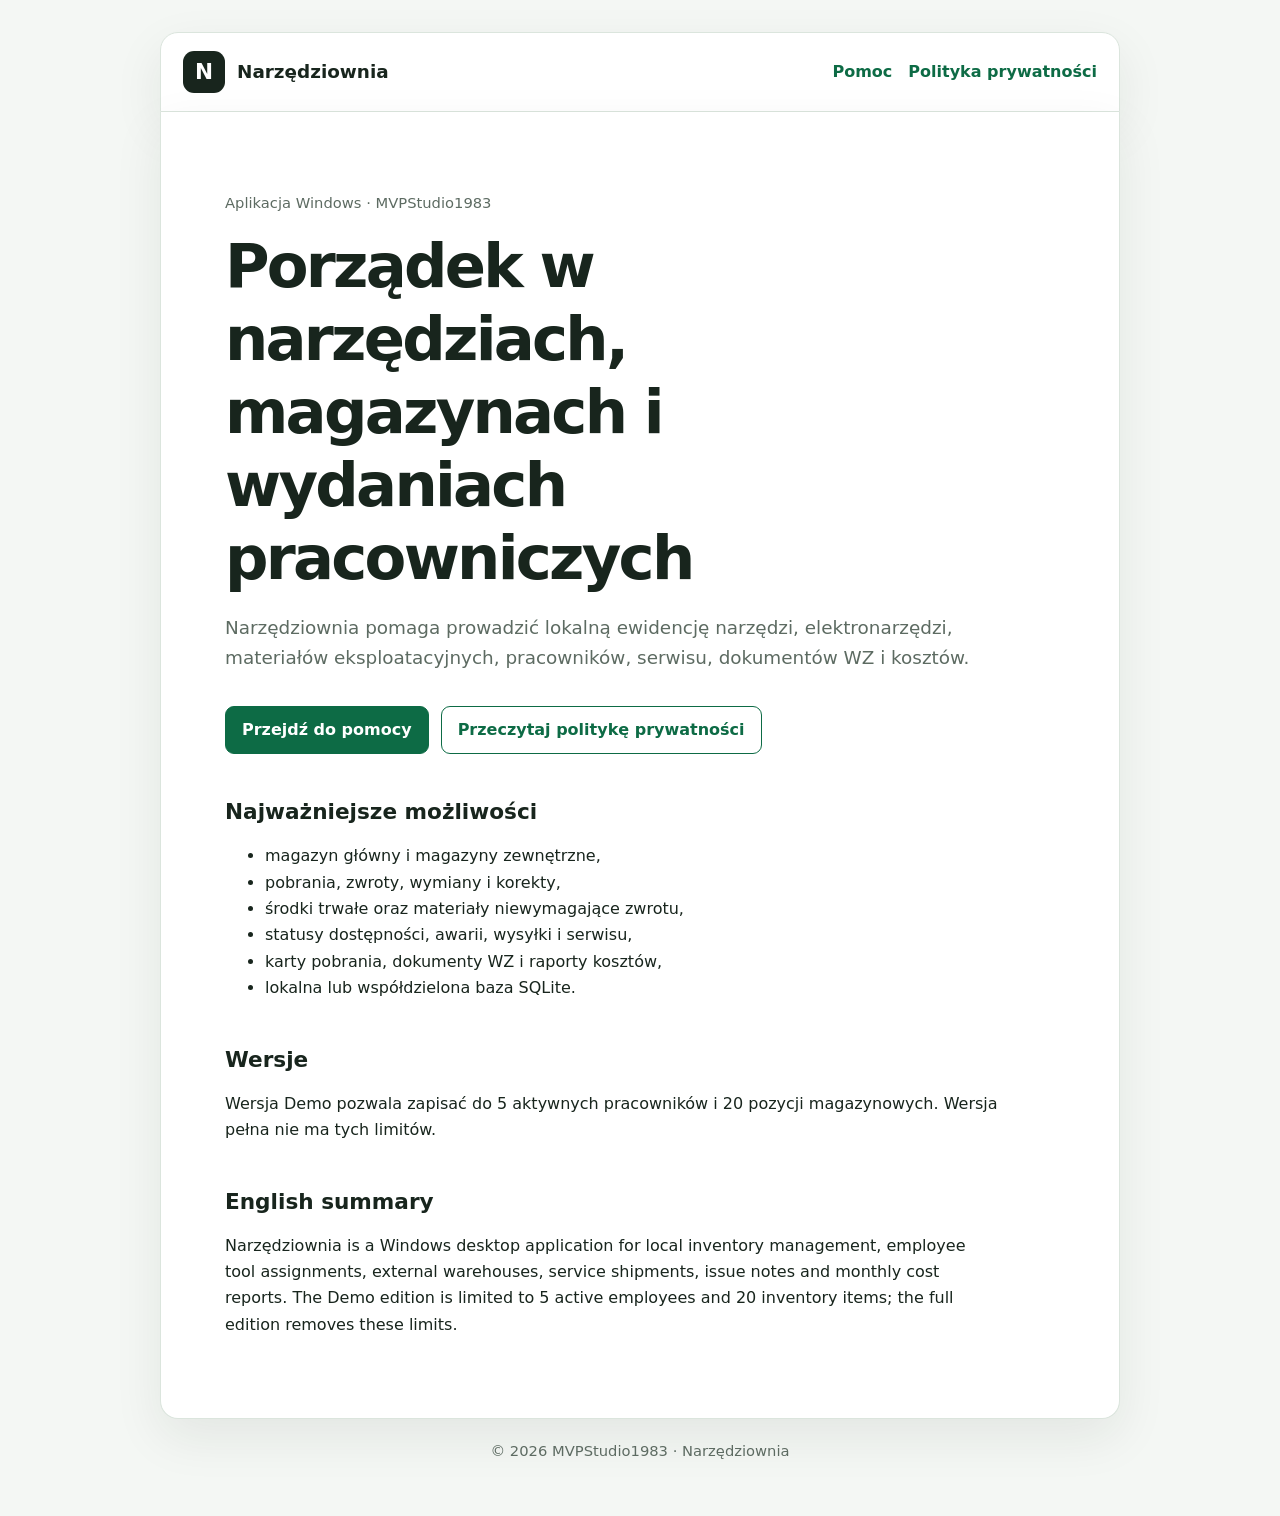
<file: index.html>
<!doctype html>
<html lang="pl">
  <head>
    <meta charset="utf-8">
    <meta name="viewport" content="width=device-width, initial-scale=1">
    <meta name="description" content="Narzędziownia — lokalna aplikacja Windows do ewidencji narzędzi, magazynów, pracowników, serwisu i kosztów.">
    <title>Narzędziownia — ewidencja narzędzi i magazynu</title>
    <link rel="stylesheet" href="styles.css">
  </head>
  <body>
    <div class="shell">
      <header class="topbar">
        <a class="brand" href="index.html" aria-label="Narzędziownia — strona główna">
          <span class="brand-mark" aria-hidden="true">N</span>
          <span>Narzędziownia</span>
        </a>
        <nav aria-label="Główna nawigacja">
          <a href="support.html">Pomoc</a>
          <a href="privacy.html">Polityka prywatności</a>
        </nav>
      </header>

      <main class="card">
        <p class="meta">Aplikacja Windows · MVPStudio1983</p>
        <h1>Porządek w narzędziach, magazynach i wydaniach pracowniczych</h1>
        <p class="lead">
          Narzędziownia pomaga prowadzić lokalną ewidencję narzędzi, elektronarzędzi,
          materiałów eksploatacyjnych, pracowników, serwisu, dokumentów WZ i kosztów.
        </p>

        <div class="actions">
          <a class="button" href="support.html">Przejdź do pomocy</a>
          <a class="button secondary" href="privacy.html">Przeczytaj politykę prywatności</a>
        </div>

        <h2>Najważniejsze możliwości</h2>
        <ul>
          <li>magazyn główny i magazyny zewnętrzne,</li>
          <li>pobrania, zwroty, wymiany i korekty,</li>
          <li>środki trwałe oraz materiały niewymagające zwrotu,</li>
          <li>statusy dostępności, awarii, wysyłki i serwisu,</li>
          <li>karty pobrania, dokumenty WZ i raporty kosztów,</li>
          <li>lokalna lub współdzielona baza SQLite.</li>
        </ul>

        <h2>Wersje</h2>
        <p>
          Wersja Demo pozwala zapisać do 5 aktywnych pracowników i 20 pozycji magazynowych.
          Wersja pełna nie ma tych limitów.
        </p>

        <h2>English summary</h2>
        <p lang="en">
          Narzędziownia is a Windows desktop application for local inventory management,
          employee tool assignments, external warehouses, service shipments, issue notes
          and monthly cost reports. The Demo edition is limited to 5 active employees and
          20 inventory items; the full edition removes these limits.
        </p>
      </main>

      <footer>© 2026 MVPStudio1983 · Narzędziownia</footer>
    </div>
  </body>
</html>
</file>
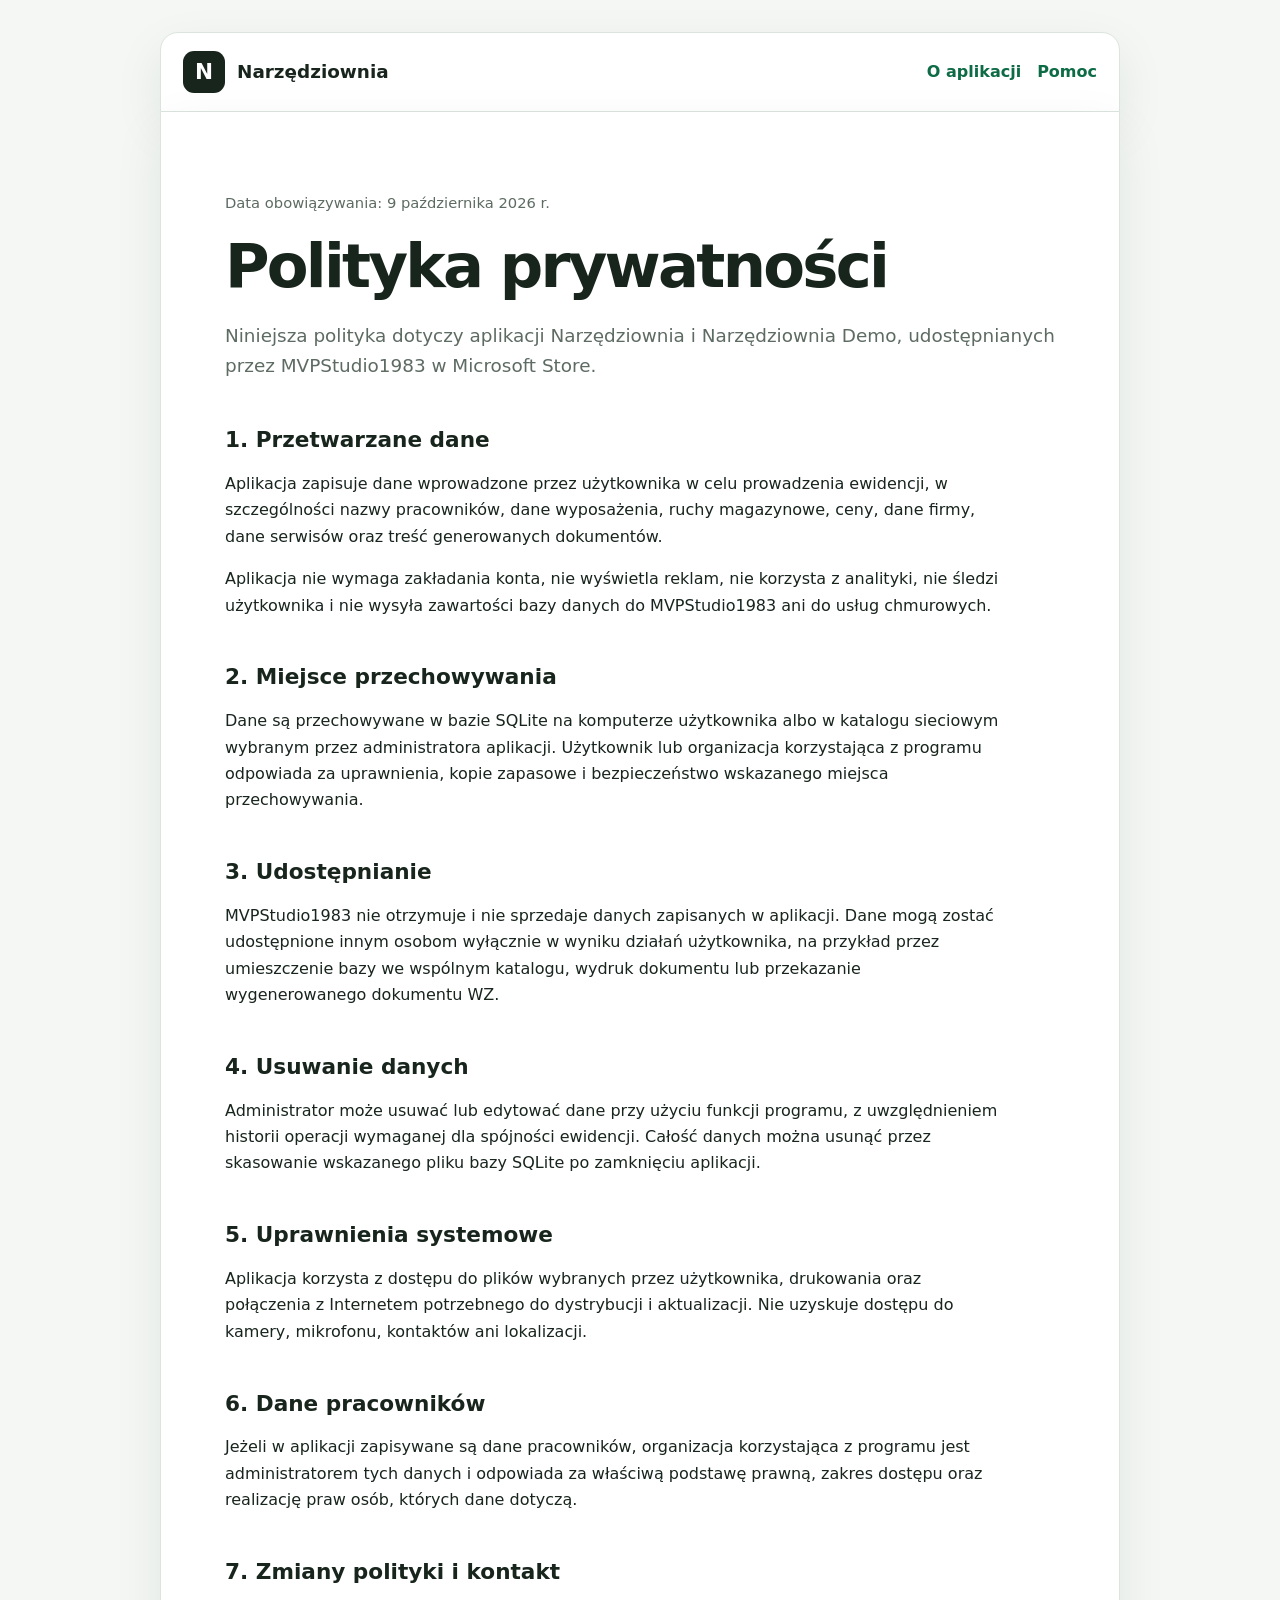
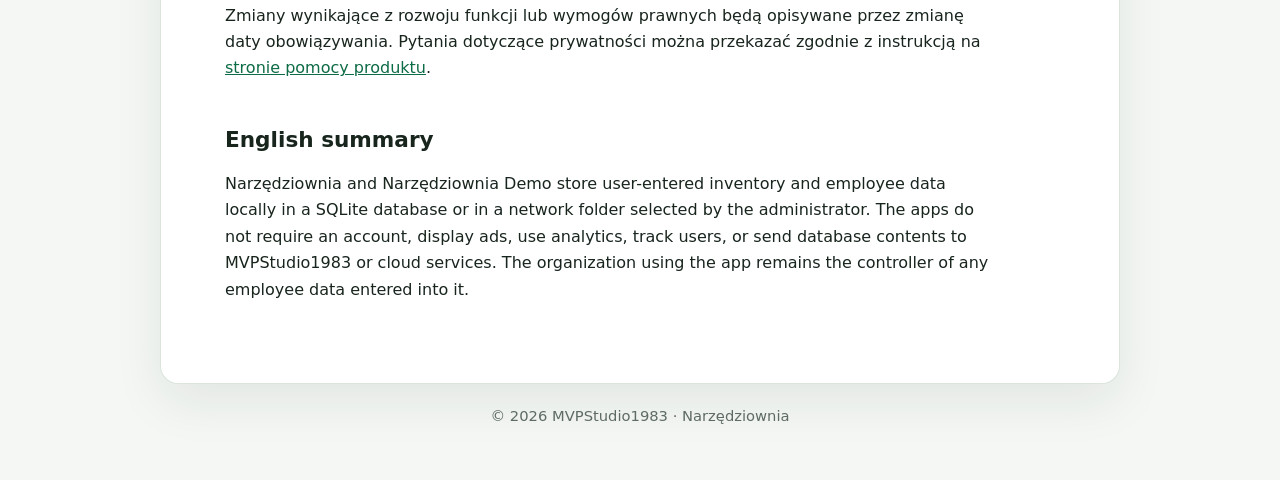
<file: privacy.html>
<!doctype html>
<html lang="pl">
  <head>
    <meta charset="utf-8">
    <meta name="viewport" content="width=device-width, initial-scale=1">
    <meta name="description" content="Polityka prywatności aplikacji Narzędziownia i Narzędziownia Demo.">
    <title>Polityka prywatności — Narzędziownia</title>
    <link rel="stylesheet" href="styles.css">
  </head>
  <body>
    <div class="shell">
      <header class="topbar">
        <a class="brand" href="index.html" aria-label="Narzędziownia — strona główna">
          <span class="brand-mark" aria-hidden="true">N</span>
          <span>Narzędziownia</span>
        </a>
        <nav aria-label="Główna nawigacja">
          <a href="index.html">O aplikacji</a>
          <a href="support.html">Pomoc</a>
        </nav>
      </header>

      <main class="card">
        <p class="meta">Data obowiązywania: 9 października 2026 r.</p>
        <h1>Polityka prywatności</h1>
        <p class="lead">
          Niniejsza polityka dotyczy aplikacji Narzędziownia i Narzędziownia Demo,
          udostępnianych przez MVPStudio1983 w Microsoft Store.
        </p>

        <h2>1. Przetwarzane dane</h2>
        <p>
          Aplikacja zapisuje dane wprowadzone przez użytkownika w celu prowadzenia ewidencji,
          w szczególności nazwy pracowników, dane wyposażenia, ruchy magazynowe, ceny, dane
          firmy, dane serwisów oraz treść generowanych dokumentów.
        </p>
        <p>
          Aplikacja nie wymaga zakładania konta, nie wyświetla reklam, nie korzysta z analityki,
          nie śledzi użytkownika i nie wysyła zawartości bazy danych do MVPStudio1983 ani do
          usług chmurowych.
        </p>

        <h2>2. Miejsce przechowywania</h2>
        <p>
          Dane są przechowywane w bazie SQLite na komputerze użytkownika albo w katalogu
          sieciowym wybranym przez administratora aplikacji. Użytkownik lub organizacja
          korzystająca z programu odpowiada za uprawnienia, kopie zapasowe i bezpieczeństwo
          wskazanego miejsca przechowywania.
        </p>

        <h2>3. Udostępnianie</h2>
        <p>
          MVPStudio1983 nie otrzymuje i nie sprzedaje danych zapisanych w aplikacji. Dane mogą
          zostać udostępnione innym osobom wyłącznie w wyniku działań użytkownika, na przykład
          przez umieszczenie bazy we wspólnym katalogu, wydruk dokumentu lub przekazanie
          wygenerowanego dokumentu WZ.
        </p>

        <h2>4. Usuwanie danych</h2>
        <p>
          Administrator może usuwać lub edytować dane przy użyciu funkcji programu, z
          uwzględnieniem historii operacji wymaganej dla spójności ewidencji. Całość danych
          można usunąć przez skasowanie wskazanego pliku bazy SQLite po zamknięciu aplikacji.
        </p>

        <h2>5. Uprawnienia systemowe</h2>
        <p>
          Aplikacja korzysta z dostępu do plików wybranych przez użytkownika, drukowania oraz
          połączenia z Internetem potrzebnego do dystrybucji i aktualizacji. Nie uzyskuje
          dostępu do kamery, mikrofonu, kontaktów ani lokalizacji.
        </p>

        <h2>6. Dane pracowników</h2>
        <p>
          Jeżeli w aplikacji zapisywane są dane pracowników, organizacja korzystająca z
          programu jest administratorem tych danych i odpowiada za właściwą podstawę prawną,
          zakres dostępu oraz realizację praw osób, których dane dotyczą.
        </p>

        <h2>7. Zmiany polityki i kontakt</h2>
        <p>
          Zmiany wynikające z rozwoju funkcji lub wymogów prawnych będą opisywane przez zmianę
          daty obowiązywania. Pytania dotyczące prywatności można przekazać zgodnie z
          instrukcją na <a href="support.html">stronie pomocy produktu</a>.
        </p>

        <h2>English summary</h2>
        <p lang="en">
          Narzędziownia and Narzędziownia Demo store user-entered inventory and employee data
          locally in a SQLite database or in a network folder selected by the administrator.
          The apps do not require an account, display ads, use analytics, track users, or send
          database contents to MVPStudio1983 or cloud services. The organization using the app
          remains the controller of any employee data entered into it.
        </p>
      </main>

      <footer>© 2026 MVPStudio1983 · Narzędziownia</footer>
    </div>
  </body>
</html>
</file>
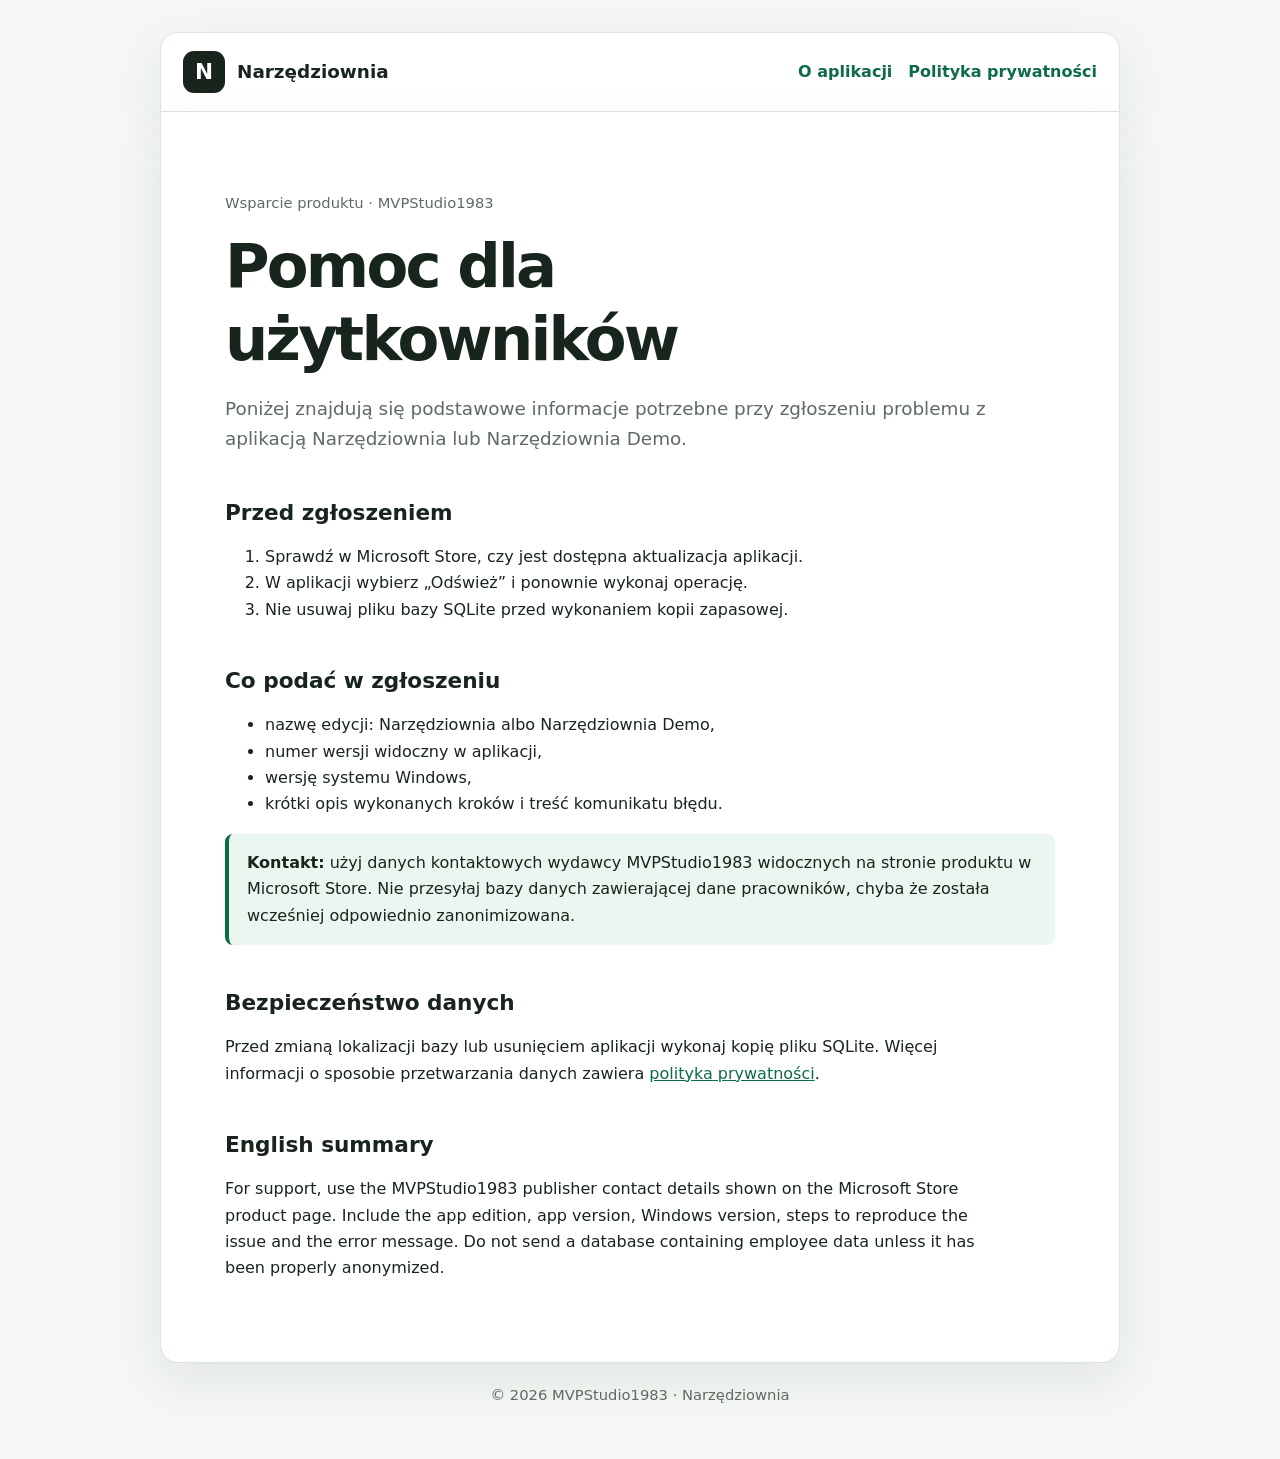
<file: support.html>
<!doctype html>
<html lang="pl">
  <head>
    <meta charset="utf-8">
    <meta name="viewport" content="width=device-width, initial-scale=1">
    <meta name="description" content="Pomoc i informacje techniczne dla aplikacji Narzędziownia.">
    <title>Pomoc — Narzędziownia</title>
    <link rel="stylesheet" href="styles.css">
  </head>
  <body>
    <div class="shell">
      <header class="topbar">
        <a class="brand" href="index.html" aria-label="Narzędziownia — strona główna">
          <span class="brand-mark" aria-hidden="true">N</span>
          <span>Narzędziownia</span>
        </a>
        <nav aria-label="Główna nawigacja">
          <a href="index.html">O aplikacji</a>
          <a href="privacy.html">Polityka prywatności</a>
        </nav>
      </header>

      <main class="card">
        <p class="meta">Wsparcie produktu · MVPStudio1983</p>
        <h1>Pomoc dla użytkowników</h1>
        <p class="lead">
          Poniżej znajdują się podstawowe informacje potrzebne przy zgłoszeniu problemu z
          aplikacją Narzędziownia lub Narzędziownia Demo.
        </p>

        <h2>Przed zgłoszeniem</h2>
        <ol>
          <li>Sprawdź w Microsoft Store, czy jest dostępna aktualizacja aplikacji.</li>
          <li>W aplikacji wybierz „Odśwież” i ponownie wykonaj operację.</li>
          <li>Nie usuwaj pliku bazy SQLite przed wykonaniem kopii zapasowej.</li>
        </ol>

        <h2>Co podać w zgłoszeniu</h2>
        <ul>
          <li>nazwę edycji: Narzędziownia albo Narzędziownia Demo,</li>
          <li>numer wersji widoczny w aplikacji,</li>
          <li>wersję systemu Windows,</li>
          <li>krótki opis wykonanych kroków i treść komunikatu błędu.</li>
        </ul>

        <div class="note">
          <strong>Kontakt:</strong> użyj danych kontaktowych wydawcy MVPStudio1983 widocznych
          na stronie produktu w Microsoft Store. Nie przesyłaj bazy danych zawierającej dane
          pracowników, chyba że została wcześniej odpowiednio zanonimizowana.
        </div>

        <h2>Bezpieczeństwo danych</h2>
        <p>
          Przed zmianą lokalizacji bazy lub usunięciem aplikacji wykonaj kopię pliku SQLite.
          Więcej informacji o sposobie przetwarzania danych zawiera
          <a href="privacy.html">polityka prywatności</a>.
        </p>

        <h2>English summary</h2>
        <p lang="en">
          For support, use the MVPStudio1983 publisher contact details shown on the Microsoft
          Store product page. Include the app edition, app version, Windows version, steps to
          reproduce the issue and the error message. Do not send a database containing employee
          data unless it has been properly anonymized.
        </p>
      </main>

      <footer>© 2026 MVPStudio1983 · Narzędziownia</footer>
    </div>
  </body>
</html>
</file>
<file: styles.css>
:root {
  color-scheme: light;
  --ink: #18251d;
  --muted: #5d6b62;
  --line: #dbe5dd;
  --accent: #0d6b45;
  --accent-soft: #eaf6ef;
  --paper: #ffffff;
  --background: #f4f7f4;
}

* {
  box-sizing: border-box;
}

body {
  margin: 0;
  background: var(--background);
  color: var(--ink);
  font-family: "Segoe UI", system-ui, -apple-system, BlinkMacSystemFont, sans-serif;
  line-height: 1.65;
}

a {
  color: var(--accent);
}

.shell {
  width: min(960px, calc(100% - 32px));
  margin: 32px auto;
}

.topbar,
.card {
  border: 1px solid var(--line);
  background: var(--paper);
  box-shadow: 0 18px 50px rgb(22 43 29 / 8%);
}

.topbar {
  display: flex;
  align-items: center;
  justify-content: space-between;
  gap: 24px;
  padding: 18px 22px;
  border-radius: 18px 18px 0 0;
}

.brand {
  display: flex;
  align-items: center;
  gap: 12px;
  color: var(--ink);
  font-size: 1.15rem;
  font-weight: 750;
  text-decoration: none;
}

.brand-mark {
  display: grid;
  width: 42px;
  height: 42px;
  place-items: center;
  border-radius: 11px;
  background: var(--ink);
  color: white;
  font-size: 1.35rem;
}

nav {
  display: flex;
  flex-wrap: wrap;
  gap: 16px;
}

nav a {
  font-weight: 650;
  text-decoration: none;
}

.card {
  padding: clamp(26px, 6vw, 64px);
  border-top: 0;
  border-radius: 0 0 18px 18px;
}

h1,
h2 {
  line-height: 1.2;
}

h1 {
  max-width: 760px;
  margin: 0 0 18px;
  font-size: clamp(2rem, 6vw, 3.8rem);
  letter-spacing: -0.045em;
}

h2 {
  margin-top: 2.1em;
  font-size: 1.35rem;
}

p,
li {
  max-width: 76ch;
}

.lead {
  margin-bottom: 32px;
  color: var(--muted);
  font-size: 1.15rem;
}

.actions {
  display: flex;
  flex-wrap: wrap;
  gap: 12px;
  margin: 28px 0 40px;
}

.button {
  display: inline-block;
  padding: 10px 16px;
  border: 1px solid var(--accent);
  border-radius: 9px;
  background: var(--accent);
  color: white;
  font-weight: 700;
  text-decoration: none;
}

.button.secondary {
  background: white;
  color: var(--accent);
}

.note {
  padding: 16px 18px;
  border-left: 4px solid var(--accent);
  border-radius: 8px;
  background: var(--accent-soft);
}

.meta,
footer {
  color: var(--muted);
  font-size: 0.92rem;
}

footer {
  padding: 20px 4px;
  text-align: center;
}

@media (max-width: 640px) {
  .topbar {
    align-items: flex-start;
    flex-direction: column;
  }

  .shell {
    width: min(100% - 20px, 960px);
    margin: 10px auto;
  }
}
</file>
